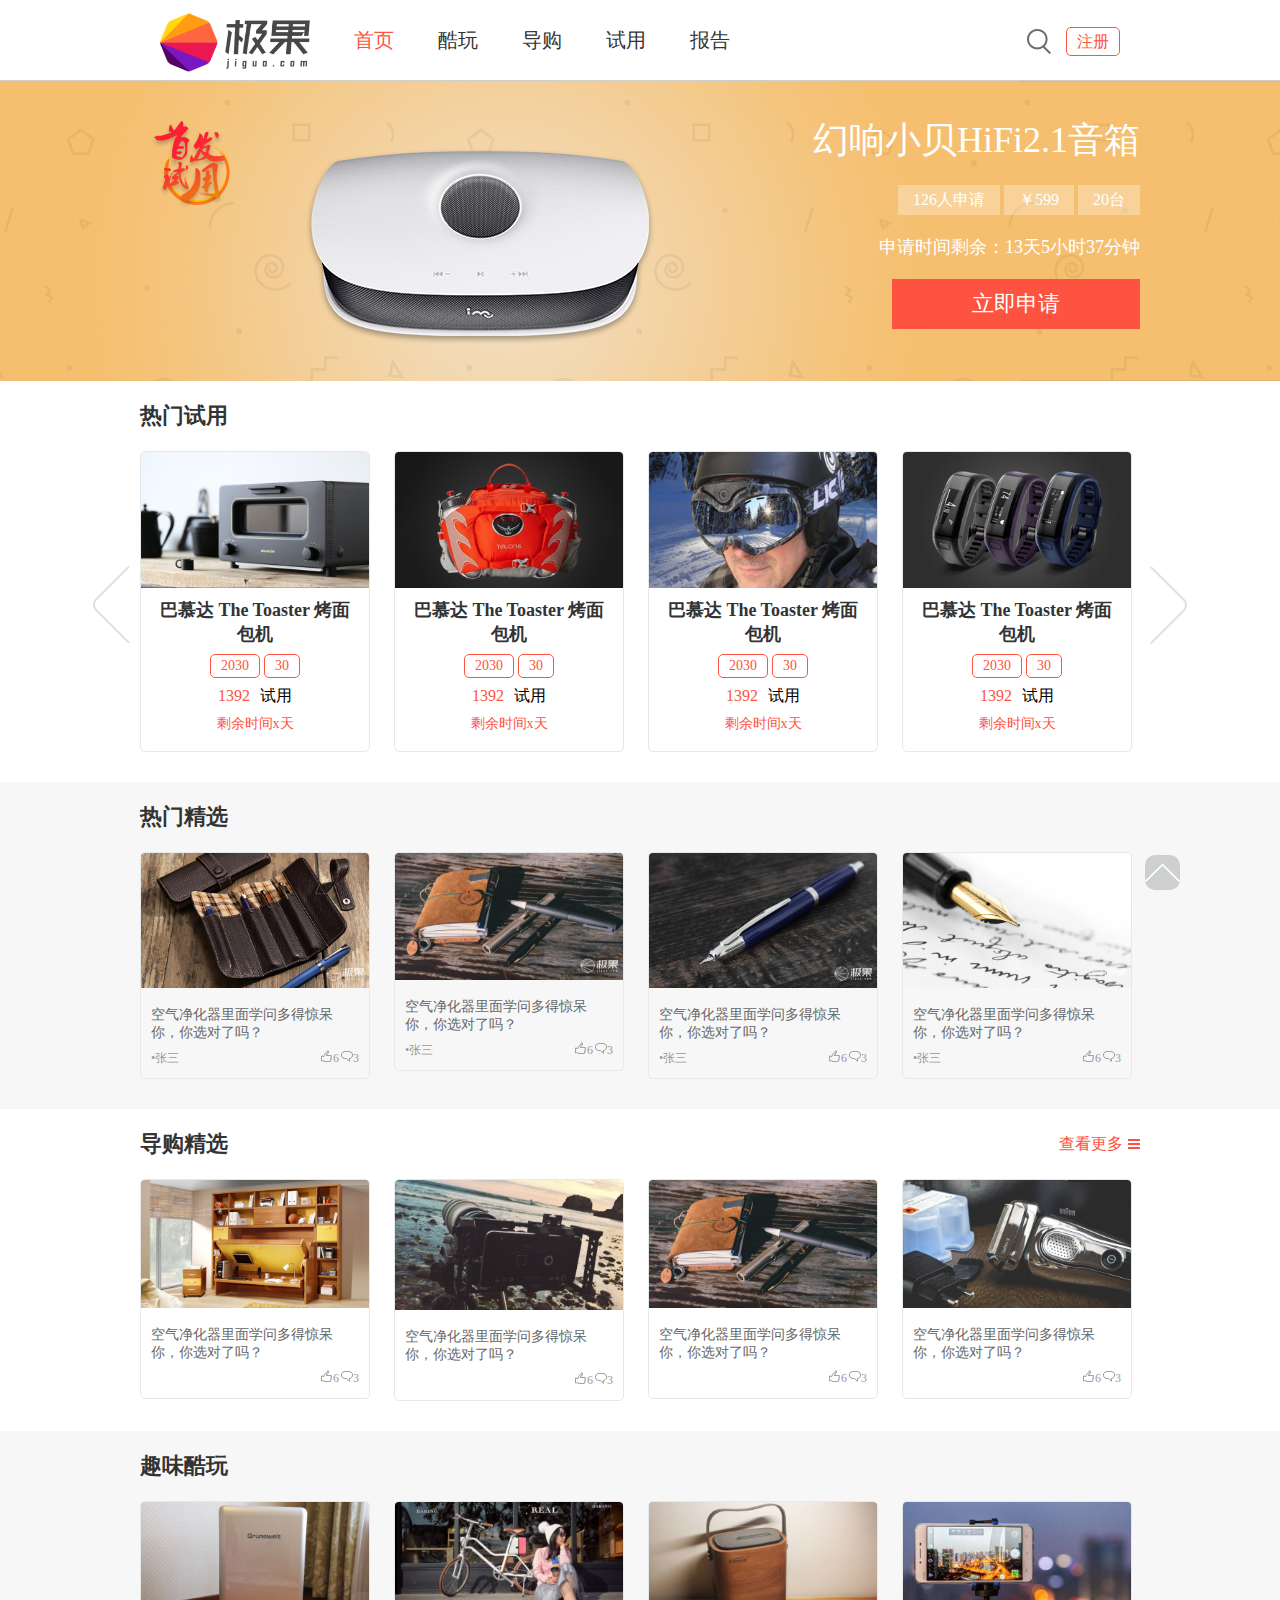
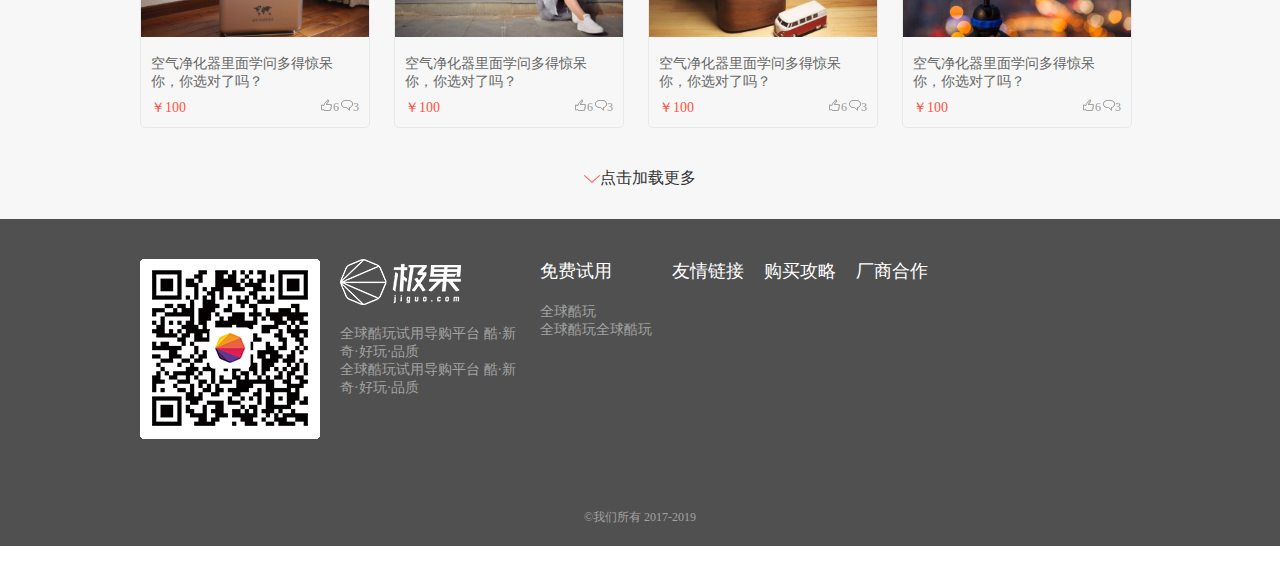
<file: index.html>
<!DOCTYPE html>
<html>

	<head>
		<meta charset="utf-8" />
		<title>jiguo-index</title>
		<link rel="stylesheet" type="text/css" href="css/style.css" />

		<link rel="stylesheet" type="text/css" href="css/public.css" />
		<link rel="stylesheet" type="text/css" href="css/index.css" />
		<script type="text/javascript" src="js/jquery.min.js"></script>
		<script type="text/javascript" src="js/index.js"></script>
	</head>

	<body>
		<!--头部导航-->
		<header>
			<div class="h_con">
				<div class="h_body">
					<ul>
						<li class="logo"><img src="img/logonew.png" /></li>
						<li class="active">
							<a href="">首页</a>
						</li>
						<li>
							<a href="kuwan">酷玩</a>
						</li>
						<li>
							<a href="">导购</a>
						</li>
						<li>
							<a href="">试用</a>
						</li>
						<li>
							<a href="">报告</a>
						</li>
						<li class="link">
							<a href=""></a>
							<a href="register.html">注册</a>
						</li>
					</ul>
				</div>
			</div>
		</header>
		<!--主体-->
		<section>
			<div class="banner_con">
				<div class="banner_body">
					<div class="b_d_content">
						<h2>幻响小贝HiFi2.1音箱</h2>
						<div>
							<span>126人申请</span>
							<span>￥599</span>
							<span>20台</span>
						</div>
						<p class="time">申请时间剩余：13天5小时37分钟</p>
						<p class="btn_apply">
							<a href="">立即申请</a>
						</p>
					</div>
				</div>
			</div>
		</section>
		<!--
        	作者：offline
        	时间：2017-10-31
        	描述：滚动图片
        -->
		<section>
			<div class="g_con">
				<div class="g_body">

					<h2>热门试用</h2>
					<div class="ul_wrap">
						<div class="ul_con clearfix">
							<ul class="clearfix">
								<li>
									<img src="img/hot1.jpg" />
									<div>
										<h3>巴慕达 The Toaster 烤面包机</h3>
										<p class="num">
											<a href="">2030</a>
											<a href="">30</a>
										</p>
										<p class="shiyong"><span>1392</span>试用</p>
										<p class="time">剩余时间x天</p>
									</div>
								</li>
								<li>
									<img src="img/hot2.jpg" />
									<div>
										<h3>巴慕达 The Toaster 烤面包机</h3>
										<p class="num">
											<a href="">2030</a>
											<a href="">30</a>
										</p>
										<p class="shiyong"><span>1392</span>试用</p>
										<p class="time">剩余时间x天</p>
									</div>
								</li>
								<li>
									<img src="img/hot3.jpg" />
									<div>
										<h3>巴慕达 The Toaster 烤面包机</h3>
										<p class="num">
											<a href="">2030</a>
											<a href="">30</a>
										</p>
										<p class="shiyong"><span>1392</span>试用</p>
										<p class="time">剩余时间x天</p>
									</div>
								</li>
								<li>
									<img src="img/hot4.jpg" />
									<div>
										<h3>巴慕达 The Toaster 烤面包机</h3>
										<p class="num">
											<a href="">2030</a>
											<a href="">30</a>
										</p>
										<p class="shiyong"><span>1392</span>试用</p>
										<p class="time">剩余时间x天</p>
									</div>
								</li>
							</ul>
							<ul class="clearfix">
								<li>
									<img src="img/hot1.jpg" />
									<div>
										<h3>巴慕达 The Toaster 烤面包机</h3>
										<p class="num">
											<a href="">2030</a>
											<a href="">30</a>
										</p>
										<p class="shiyong"><span>1392</span>试用</p>
										<p class="time">剩余时间x天</p>
									</div>
								</li>
								<li>
									<img src="img/hot2.jpg" />
									<div>
										<h3>巴慕达 The Toaster 烤面包机</h3>
										<p class="num">
											<a href="">2030</a>
											<a href="">30</a>
										</p>
										<p class="shiyong"><span>1392</span>试用</p>
										<p class="time">剩余时间x天</p>
									</div>
								</li>
								<li>
									<img src="img/hot3.jpg" />
									<div>
										<h3>巴慕达 The Toaster 烤面包机</h3>
										<p class="num">
											<a href="">2030</a>
											<a href="">30</a>
										</p>
										<p class="shiyong"><span>1392</span>试用</p>
										<p class="time">剩余时间x天</p>
									</div>
								</li>
								<li>
									<img src="img/hot4.jpg" />
									<div>
										<h3>巴慕达 The Toaster 烤面包机</h3>
										<p class="num">
											<a href="">2030</a>
											<a href="">30</a>
										</p>
										<p class="shiyong"><span>1392</span>试用</p>
										<p class="time">剩余时间x天</p>
									</div>
								</li>
							</ul>

						</div>
					</div>
					<div class="page">
						<a href="javascript:;"></a>
						<a href="javascript:;"></a>
					</div>
				</div>
		</section>

		<section>
			<div class="g_con g_con_gb">
				<div class="g_body">
					<h2>热门精选</h2>
					<ul class="clearfix">
						<li>
							<img src="img/detail1.jpg" />
							<div>
								<p class="desc">空气净化器里面学问多得惊呆你，你选对了吗？</p>
								<p class="info">
									<span class="name">&bull;张三</span>
									<span><i class="zan"></i>6</span>
									<span><i class="msg"></i>3</span>
								</p>
							</div>
						</li>
						<li>
							<img src="img/detail2.jpg" />
							<div>
								<p class="desc">空气净化器里面学问多得惊呆你，你选对了吗？</p>
								<p class="info">
									<span class="name">&bull;张三</span>
									<span><i class="zan"></i>6</span>
									<span><i class="msg"></i>3</span>
								</p>
							</div>
						</li>
						<li>
							<img src="img/detail3.jpg" />
							<div>
								<p class="desc">空气净化器里面学问多得惊呆你，你选对了吗？</p>
								<p class="info">
									<span class="name">&bull;张三</span>
									<span><i class="zan"></i>6</span>
									<span><i class="msg"></i>3</span>
								</p>
							</div>
						</li>
						<li>
							<img src="img/detail4.jpg" />
							<div>
								<p class="desc">空气净化器里面学问多得惊呆你，你选对了吗？</p>
								<p class="info">
									<span class="name">&bull;张三</span>
									<span><i class="zan"></i>6</span>
									<span><i class="msg"></i>3</span>
								</p>
							</div>
						</li>
					</ul>

				</div>
			</div>
		</section>

		<section>
			<div class="g_con">
				<div class="g_body">
					<h2>导购精选<div class="more">
						<a href="">查看更多</a>
						<a href=""></a>
					</div></h2>
					<ul class="clearfix">
						<li>
							<img src="img/g1.jpg" />
							<div>
								<p class="desc">空气净化器里面学问多得惊呆你，你选对了吗？</p>
								<p class="info">
									<span class="name"></span>
									<span><i class="zan"></i>6</span>
									<span><i class="msg"></i>3</span>
								</p>
							</div>
						</li>
						<li>
							<img src="img/g2.jpg" />
							<div>
								<p class="desc">空气净化器里面学问多得惊呆你，你选对了吗？</p>
								<p class="info">
									<span class="name"></span>
									<span><i class="zan"></i>6</span>
									<span><i class="msg"></i>3</span>
								</p>
							</div>
						</li>
						<li>
							<img src="img/g3.jpg" />
							<div>
								<p class="desc">空气净化器里面学问多得惊呆你，你选对了吗？</p>
								<p class="info">
									<span class="name"></span>
									<span><i class="zan"></i>6</span>
									<span><i class="msg"></i>3</span>
								</p>
							</div>
						</li>
						<li>
							<img src="img/g4.jpg" />
							<div>
								<p class="desc">空气净化器里面学问多得惊呆你，你选对了吗？</p>
								<p class="info">
									<span class="name"></span>
									<span><i class="zan"></i>6</span>
									<span><i class="msg"></i>3</span>
								</p>
							</div>
						</li>
					</ul>
				</div>
			</div>
			</div>
		</section>

		<section>
			<div class="g_con g_con_gb">
				<div class="g_body">
					<h2>趣味酷玩</h2>
					<ul class="clearfix">
						<li>
							<img src="img/re1.jpg" />
							<div>
								<p class="desc">空气净化器里面学问多得惊呆你，你选对了吗？</p>
								<p class="info">
									<span class="price">￥100</span>
									<span><i class="zan"></i>6</span>
									<span><i class="msg"></i>3</span>
								</p>
							</div>
						</li>
						<li>
							<img src="img/re2.jpg" />
							<div>
								<p class="desc">空气净化器里面学问多得惊呆你，你选对了吗？</p>
								<p class="info">
									<span class="price">￥100</span>
									<span><i class="zan"></i>6</span>
									<span><i class="msg"></i>3</span>
								</p>
							</div>
						</li>
						<li>
							<img src="img/re3.jpg" />
							<div>
								<p class="desc">空气净化器里面学问多得惊呆你，你选对了吗？</p>
								<p class="info">
									<span class="price">￥100</span>
									<span><i class="zan"></i>6</span>
									<span><i class="msg"></i>3</span>
								</p>
							</div>
						</li>
						<li>
							<img src="img/re4.jpg" />
							<div>
								<p class="desc">空气净化器里面学问多得惊呆你，你选对了吗？</p>
								<p class="info">
									<span class="price">￥100</span>
									<span><i class="zan"></i>6</span>
									<span><i class="msg"></i>3</span>
								</p>
							</div>
						</li>
					</ul>

				</div>
			</div>
		</section>

		<section>
			<div class="load_more">
				<a href=""><span></span>点击加载更多</a>

			</div>

		</section>

		<!--主体-->
		<!--底部-->
		<footer>
			<div class="f_con">
				<div class="f_body clearfix">
					<div class="qrcode">
						<img src="img/code.png" />
					</div>
					<ul>
						<li><img src="img/logoImg.jpg" /></li>
						<li>
							<p>全球酷玩试用导购平台 酷·新奇·好玩·品质</p>
							<p>全球酷玩试用导购平台 酷·新奇·好玩·品质</p>
						</li>
					</ul>
					<ul>
						<li>免费试用</li>
						<li>
							<p>全球酷玩</p>
							<p>全球酷玩全球酷玩</p>
						</li>
					</ul>
					<ul>
						<li>友情链接</li>
					</ul>
					<ul>
						<li>购买攻略</li>
					</ul>
					<ul>
						<li>厂商合作</li>
					</ul>
					<div class="c_right">
						&copy;我们所有 2017-2019
					</div>
				</div>
			</div>
		</footer>

		<!--返回底部-->
		<div class="back_top"></div>
	</body>

</html>
</file>
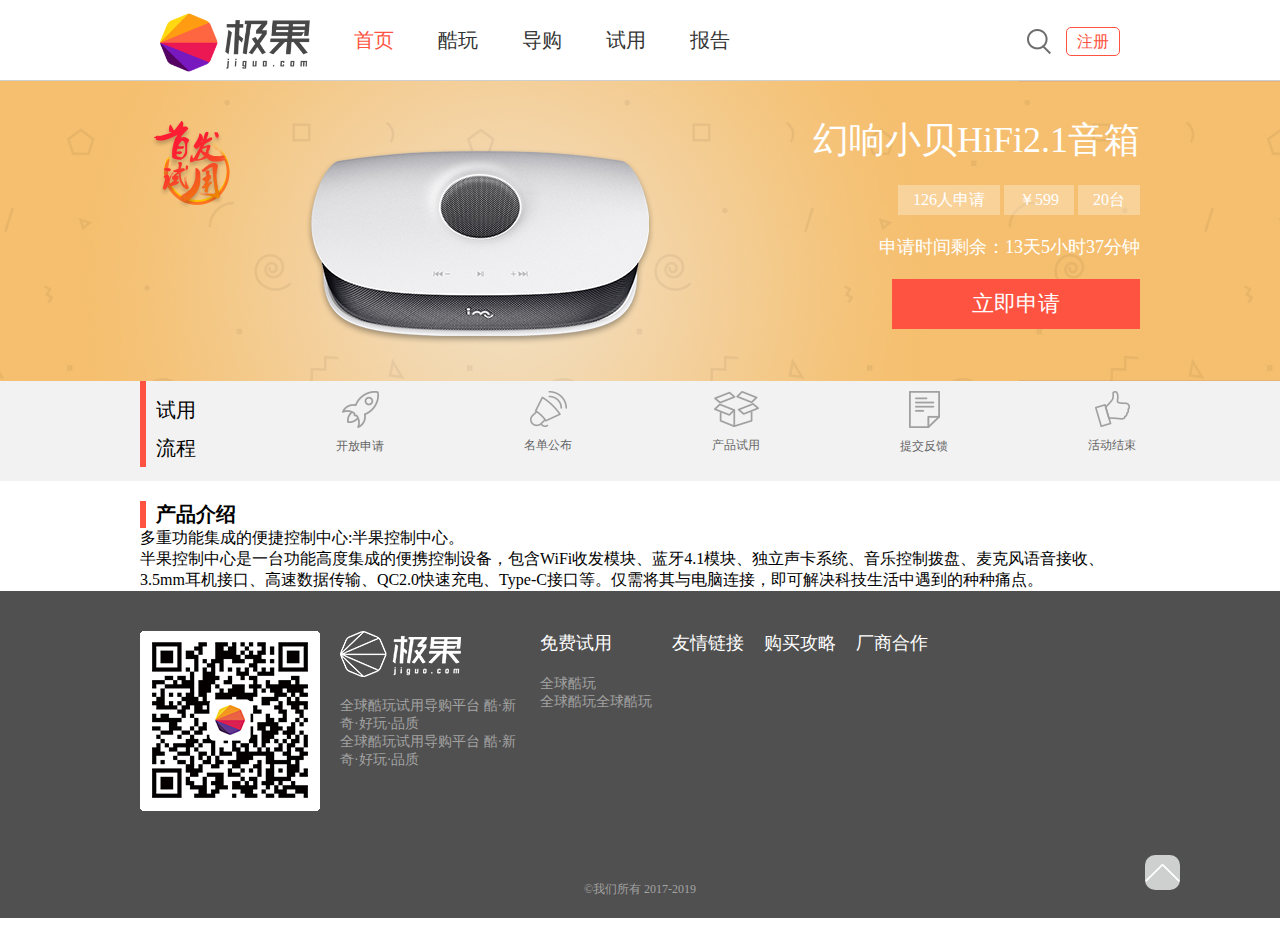
<file: details.html>
<!DOCTYPE html>
<html>

	<head>
		<meta charset="utf-8" />
		<title>jiguo-index</title>
		<link rel="stylesheet" type="text/css" href="css/style.css" />
        <link rel="stylesheet" type="text/css" href="css/details.css" />
		<link rel="stylesheet" type="text/css" href="css/public.css" />
		<link rel="stylesheet" type="text/css" href="css/index.css" />
	</head>

	<body>
		<!--头部导航-->
		<header>
			<div class="h_con">
				<div class="h_body">
					<ul>
						<li class="logo"><img src="img/logonew.png" /></li>
						<li class="active">
							<a href="">首页</a>
						</li>
						<li>
							<a href="kuwan">酷玩</a>
						</li>
						<li>
							<a href="">导购</a>
						</li>
						<li>
							<a href="">试用</a>
						</li>
						<li>
							<a href="">报告</a>
						</li>
						<li class="link">
							<a href=""></a>
							<a href="register.html">注册</a>
						</li>
					</ul>
				</div>
			</div>
		</header>
		<section>
			<div class="banner_con">
				<div class="banner_body">
					<div class="b_d_content">
						<h2>幻响小贝HiFi2.1音箱</h2>
						<div>
							<span>126人申请</span>
							<span>￥599</span>
							<span>20台</span>
						</div>
						<p class="time">申请时间剩余：13天5小时37分钟</p>
						<p class="btn_apply">
							<a href="">立即申请</a>
						</p>
					</div>
				</div>
			</div>
		</section>
		<!--主体-->
	<section>
	<div class="t_con">
	<div class="t_body">
		<div class="t_content">
			<p class>试用</p>
		<p class>流程</p>
		</div>
		
		<ul>
			<li><img src="img/icon/use1.png"/><p>开放申请</p></li>
			<li><img src="img/icon/use2.png"/><p>名单公布</p></li>
			<li><img src="img/icon/use3.png"/><p>产品试用</p></li>
			<li><img src="img/icon/use4.png"/><p>提交反馈</p></li>
			<li><img src="img/icon/use5.png"/><p>活动结束</p></li>
			
		</ul>
	</div>
	</div>
   		
		
	</section>
	<section>
		<div class="d_con">
			<div class="d_body">
				<h1>产品介绍</h1>
			<div class="text">
				<p>多重功能集成的便捷控制中心:半果控制中心。</p>
				<p>半果控制中心是一台功能高度集成的便携控制设备，包含WiFi收发模块、蓝牙4.1模块、独立声卡系统、音乐控制拨盘、麦克风语音接收、3.5mm耳机接口、高速数据传输、QC2.0快速充电、Type-C接口等。仅需将其与电脑连接，即可解决科技生活中遇到的种种痛点。</p>
				
			</div>
				
				
			</div>
			
			
		</div>
		
	</section>
		
		<!--主体-->
		<!--底部-->
		<footer>
			<div class="f_con">
				<div class="f_body clearfix">
					<div class="qrcode">
						<img src="img/code.png" />
					</div>
					<ul>
						<li><img src="img/logoImg.jpg" /></li>
						<li>
							<p>全球酷玩试用导购平台 酷·新奇·好玩·品质</p>
							<p>全球酷玩试用导购平台 酷·新奇·好玩·品质</p>
						</li>
					</ul>
					<ul>
						<li>免费试用</li>
						<li>
							<p>全球酷玩</p>
							<p>全球酷玩全球酷玩</p>
						</li>
					</ul>
					<ul>
						<li>友情链接</li>
					</ul>
					<ul>
						<li>购买攻略</li>
					</ul>
					<ul>
						<li>厂商合作</li>
					</ul>
					<div class="c_right">
						&copy;我们所有 2017-2019
					</div>
				</div>
			</div>
		</footer>
	

	<!--返回底部-->
	<div class="back_top" ></div>
	</body>

</html>
</file>
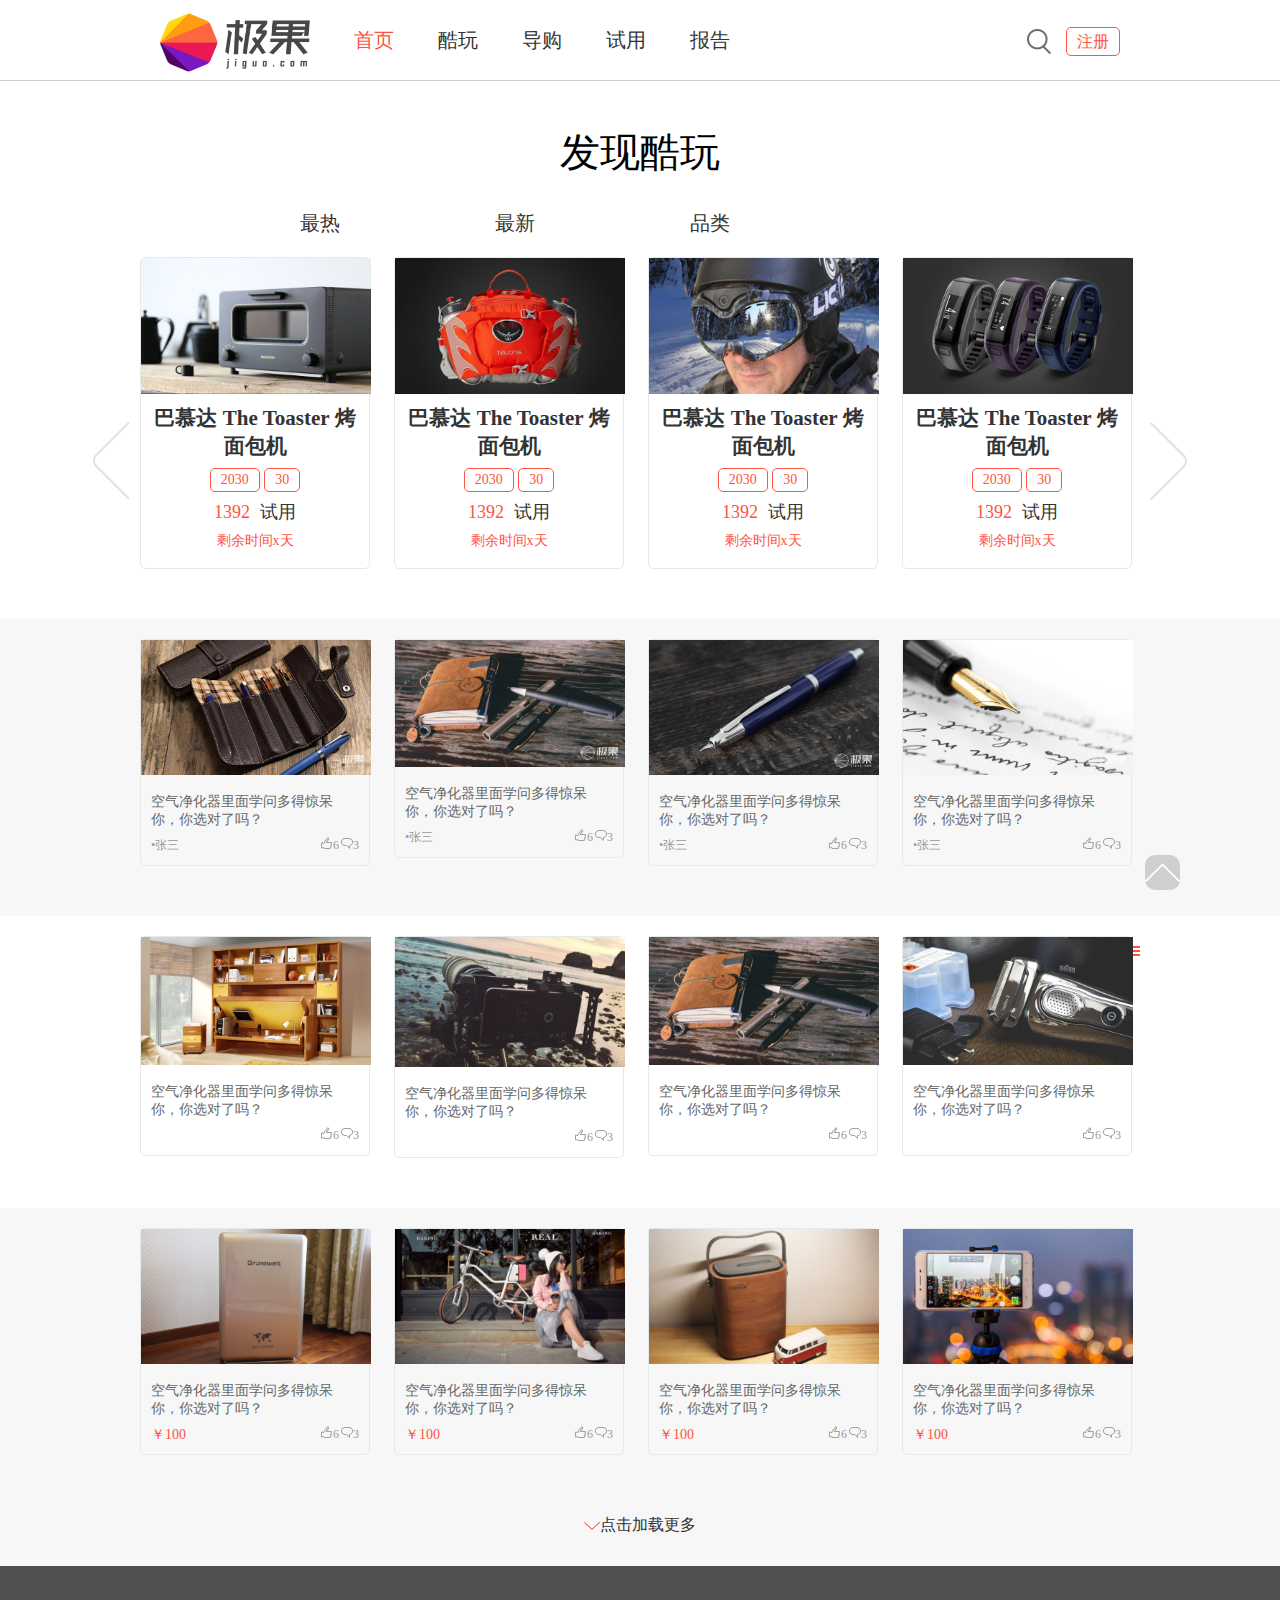
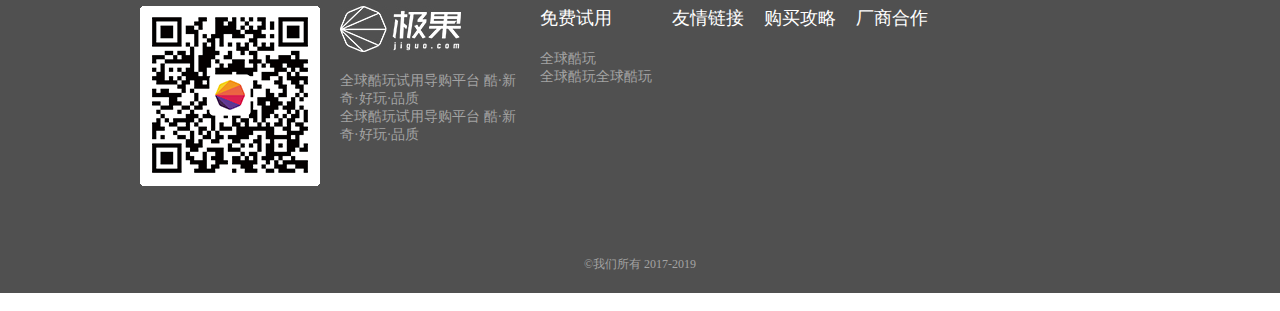
<file: kuwan.html>
<!DOCTYPE html>
<html>

	<head>
		<meta charset="utf-8" />
		<title>jiguo-index</title>
		<link rel="stylesheet" type="text/css" href="css/style.css" />

		<link rel="stylesheet" type="text/css" href="css/public.css" />
		<link rel="stylesheet" type="text/css" href="css/kuwan.css" />
	</head>

	<body>
		<header>
			<div class="h_con">
				<div class="h_body">
					<ul>
						<li class="logo"><img src="img/logonew.png" /></li>
						<li class="active">
							<a href="">首页</a>
						</li>
						<li>
							<a href="kuwan">酷玩</a>
						</li>
						<li>
							<a href="">导购</a>
						</li>
						<li>
							<a href="">试用</a>
						</li>
						<li>
							<a href="">报告</a>
						</li>
						<li class="link">
							<a href=""></a>
							<a href="register.html">注册</a>
						</li>
					</ul>
				</div>
			</div>
		</header>
		<div class="k_top">
		<!--头部导航-->
		<h2>发现酷玩</h2>
		
		<nav class="k_body">
			
			<a href="">最热</a>
			
			
				<a href="">最新</a>
			
			
				<a href="">品类</a>
			
		</nav>
		<!--主体-->
		
		<section>
			<div class="g_con">
				<div class="g_body">
				
					<ul class="clearfix">
						<li>
							<img src="img/hot1.jpg" />
							<div>
								<h3>巴慕达 The Toaster 烤面包机</h3>
								<p class="num">
									<a href="">2030</a>
									<a href="">30</a>
								</p>
								<p class="shiyong"><span>1392</span>试用</p>
								<p class="time">剩余时间x天</p>
							</div>
						</li>
						<li>
							<img src="img/hot2.jpg" />
							<div>
								<h3>巴慕达 The Toaster 烤面包机</h3>
								<p class="num">
									<a href="">2030</a>
									<a href="">30</a>
								</p>
								<p class="shiyong"><span>1392</span>试用</p>
								<p class="time">剩余时间x天</p>
							</div>
						</li>
						<li>
							<img src="img/hot3.jpg" />
							<div>
								<h3>巴慕达 The Toaster 烤面包机</h3>
								<p class="num">
									<a href="">2030</a>
									<a href="">30</a>
								</p>
								<p class="shiyong"><span>1392</span>试用</p>
								<p class="time">剩余时间x天</p>
							</div>
						</li>
						<li>
							<img src="img/hot4.jpg" />
							<div>
								<h3>巴慕达 The Toaster 烤面包机</h3>
								<p class="num">
									<a href="">2030</a>
									<a href="">30</a>
								</p>
								<p class="shiyong"><span>1392</span>试用</p>
								<p class="time">剩余时间x天</p>
							</div>
						</li>
					</ul>
					<div class="page">
						<a href=""></a>
						<a href=""></a>
					</div>
				</div>
			</div>
		</section>

		<section>
			<div class="g_con g_con_gb">
				<div class="g_body">
					
					<ul class="clearfix">
						<li>
							<img src="img/detail1.jpg" />
							<div>
								<p class="desc">空气净化器里面学问多得惊呆你，你选对了吗？</p>
								<p class="info">
									<span class="name">&bull;张三</span>
									<span><i class="zan"></i>6</span>
									<span><i class="msg"></i>3</span>
								</p>
							</div>
						</li>
						<li>
							<img src="img/detail2.jpg" />
							<div>
								<p class="desc">空气净化器里面学问多得惊呆你，你选对了吗？</p>
								<p class="info">
									<span class="name">&bull;张三</span>
									<span><i class="zan"></i>6</span>
									<span><i class="msg"></i>3</span>
								</p>
							</div>
						</li>
						<li>
							<img src="img/detail3.jpg" />
							<div>
								<p class="desc">空气净化器里面学问多得惊呆你，你选对了吗？</p>
								<p class="info">
									<span class="name">&bull;张三</span>
									<span><i class="zan"></i>6</span>
									<span><i class="msg"></i>3</span>
								</p>
							</div>
						</li>
						<li>
							<img src="img/detail4.jpg" />
							<div>
								<p class="desc">空气净化器里面学问多得惊呆你，你选对了吗？</p>
								<p class="info">
									<span class="name">&bull;张三</span>
									<span><i class="zan"></i>6</span>
									<span><i class="msg"></i>3</span>
								</p>
							</div>
						</li>
					</ul>

				</div>
			</div>
		</section>

		<section>
			<div class="g_con">
				<div class="g_body">
					<div class="more">
						<a href="">查看更多</a>
						<a href=""></a>
					</div>
					<ul class="clearfix">
						<li>
							<img src="img/g1.jpg" />
							<div>
								<p class="desc">空气净化器里面学问多得惊呆你，你选对了吗？</p>
								<p class="info">
									<span class="name"></span>
									<span><i class="zan"></i>6</span>
									<span><i class="msg"></i>3</span>
								</p>
							</div>
						</li>
						<li>
							<img src="img/g2.jpg" />
							<div>
								<p class="desc">空气净化器里面学问多得惊呆你，你选对了吗？</p>
								<p class="info">
									<span class="name"></span>
									<span><i class="zan"></i>6</span>
									<span><i class="msg"></i>3</span>
								</p>
							</div>
						</li>
						<li>
							<img src="img/g3.jpg" />
							<div>
								<p class="desc">空气净化器里面学问多得惊呆你，你选对了吗？</p>
								<p class="info">
									<span class="name"></span>
									<span><i class="zan"></i>6</span>
									<span><i class="msg"></i>3</span>
								</p>
							</div>
						</li>
						<li>
							<img src="img/g4.jpg" />
							<div>
								<p class="desc">空气净化器里面学问多得惊呆你，你选对了吗？</p>
								<p class="info">
									<span class="name"></span>
									<span><i class="zan"></i>6</span>
									<span><i class="msg"></i>3</span>
								</p>
							</div>
						</li>
					</ul>

				</div>
			</div>
		</section>
		
		
		<section>
			<div class="g_con g_con_gb">
				<div class="g_body">
				
					<ul class="clearfix">
						<li>
							<img src="img/re1.jpg" />
							<div>
								<p class="desc">空气净化器里面学问多得惊呆你，你选对了吗？</p>
								<p class="info">
									<span class="price">￥100</span>
									<span><i class="zan"></i>6</span>
									<span><i class="msg"></i>3</span>
								</p>
							</div>
						</li>
						<li>
							<img src="img/re2.jpg" />
							<div>
								<p class="desc">空气净化器里面学问多得惊呆你，你选对了吗？</p>
								<p class="info">
									<span class="price">￥100</span>
									<span><i class="zan"></i>6</span>
									<span><i class="msg"></i>3</span>
								</p>
							</div>
						</li>
						<li>
							<img src="img/re3.jpg" />
							<div>
								<p class="desc">空气净化器里面学问多得惊呆你，你选对了吗？</p>
								<p class="info">
									<span class="price">￥100</span>
									<span><i class="zan"></i>6</span>
									<span><i class="msg"></i>3</span>
								</p>
							</div>
						</li>
						<li>
							<img src="img/re4.jpg" />
							<div>
								<p class="desc">空气净化器里面学问多得惊呆你，你选对了吗？</p>
								<p class="info">
									<span class="price">￥100</span>
									<span><i class="zan"></i>6</span>
									<span><i class="msg"></i>3</span>
								</p>
							</div>
						</li>
					</ul>

				</div>
			</div>
		</section>
        

      <section>
      	<div class="load_more">
      	<a href=""><span></span>点击加载更多</a>
      	
      	</div>
      	
      </section>
		
		
		<!--主体-->
		<!--底部-->
		<footer>
			<div class="f_con">
				<div class="f_body clearfix">
					<div class="qrcode">
						<img src="img/code.png" />
					</div>
					<ul>
						<li><img src="img/logoImg.jpg" /></li>
						<li>
							<p>全球酷玩试用导购平台 酷·新奇·好玩·品质</p>
							<p>全球酷玩试用导购平台 酷·新奇·好玩·品质</p>
						</li>
					</ul>
					<ul>
						<li>免费试用</li>
						<li>
							<p>全球酷玩</p>
							<p>全球酷玩全球酷玩</p>
						</li>
					</ul>
					<ul>
						<li>友情链接</li>
					</ul>
					<ul>
						<li>购买攻略</li>
					</ul>
					<ul>
						<li>厂商合作</li>
					</ul>
					<div class="c_right">
						&copy;我们所有 2017-2019
					</div>
				</div>
			</div>
		</footer>
	

	<!--返回底部-->
	<div class="back_top" ></div>
	</body>

</html>
</file>
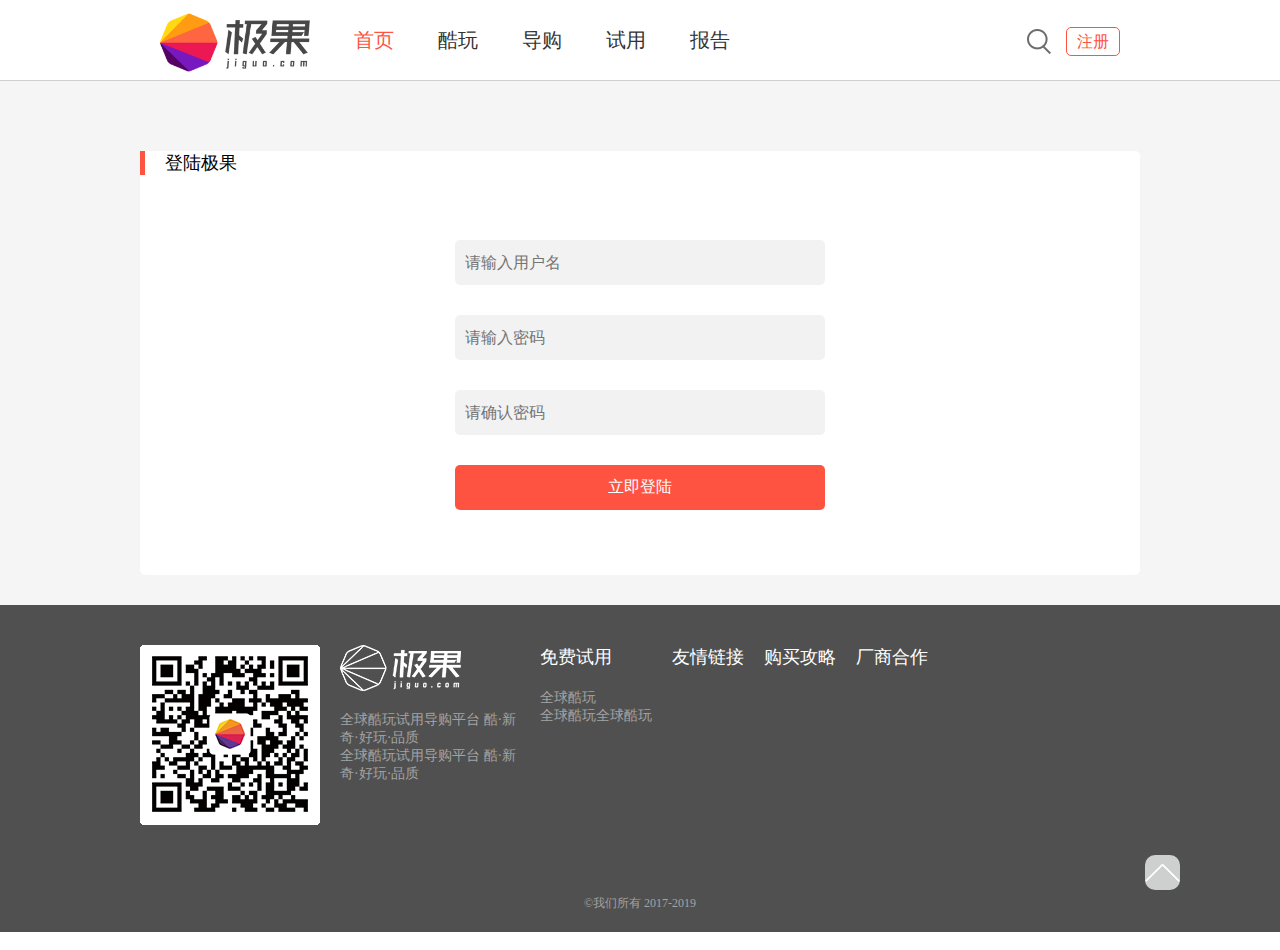
<file: login.html>
<!DOCTYPE html>
<html>

	<head>
		<meta charset="utf-8" />
		<title>login-index</title>
		<link rel="stylesheet" type="text/css" href="css/style.css" />

		<link rel="stylesheet" type="text/css" href="css/public.css" />
		<link rel="stylesheet" type="text/css" href="css/register.css" />
	</head>

	<body>
		<!--头部导航-->
		<header>
			<div class="h_con">
				<div class="h_body">
					<ul>
						<li class="logo"><img src="img/logonew.png" /></li>
						<li class="active">
							<a href="">首页</a>
						</li>
						<li>
							<a href="">酷玩</a>
						</li>
						<li>
							<a href="">导购</a>
						</li>
						<li>
							<a href="">试用</a>
						</li>
						<li>
							<a href="">报告</a>
						</li>
						<li class="link">
							<a href=""></a>
							<a href="">注册</a>
						</li>
					</ul>
				</div>
			</div>
		</header>
		<!--主体-->
		<section>
			<div class="reg_con">
				<div class="reg_body">
					<h2>登陆极果</h2>
					<form>
					
						<div class='ipt_con'>
							<input type="text" placeholder="请输入用户名" />

						</div>

						<div class='ipt_con'>
							<input type="password" placeholder="请输入密码" />

						</div>

						<div class='ipt_con'>
							<input type="password" placeholder="请确认密码" />

						</div>
						<div  class='ipt_con'>
							<button>
								立即登陆
							</button>
						</div>
					</form>
				</div>
			</div>

		</section>

		<!--主体-->
		<!--底部-->
		<footer>
			<div class="f_con">
				<div class="f_body clearfix">
					<div class="qrcode">
						<img src="img/code.png" />
					</div>
					<ul>
						<li><img src="img/logoImg.jpg" /></li>
						<li>
							<p>全球酷玩试用导购平台 酷·新奇·好玩·品质</p>
							<p>全球酷玩试用导购平台 酷·新奇·好玩·品质</p>
						</li>
					</ul>
					<ul>
						<li>免费试用</li>
						<li>
							<p>全球酷玩</p>
							<p>全球酷玩全球酷玩</p>
						</li>
					</ul>
					<ul>
						<li>友情链接</li>
					</ul>
					<ul>
						<li>购买攻略</li>
					</ul>
					<ul>
						<li>厂商合作</li>
					</ul>
					<div class="c_right">
						&copy;我们所有 2017-2019
					</div>
				</div>
			</div>
		</footer>

		<!--返回底部-->
		<div class="back_top"></div>
	</body>

</html>
</file>
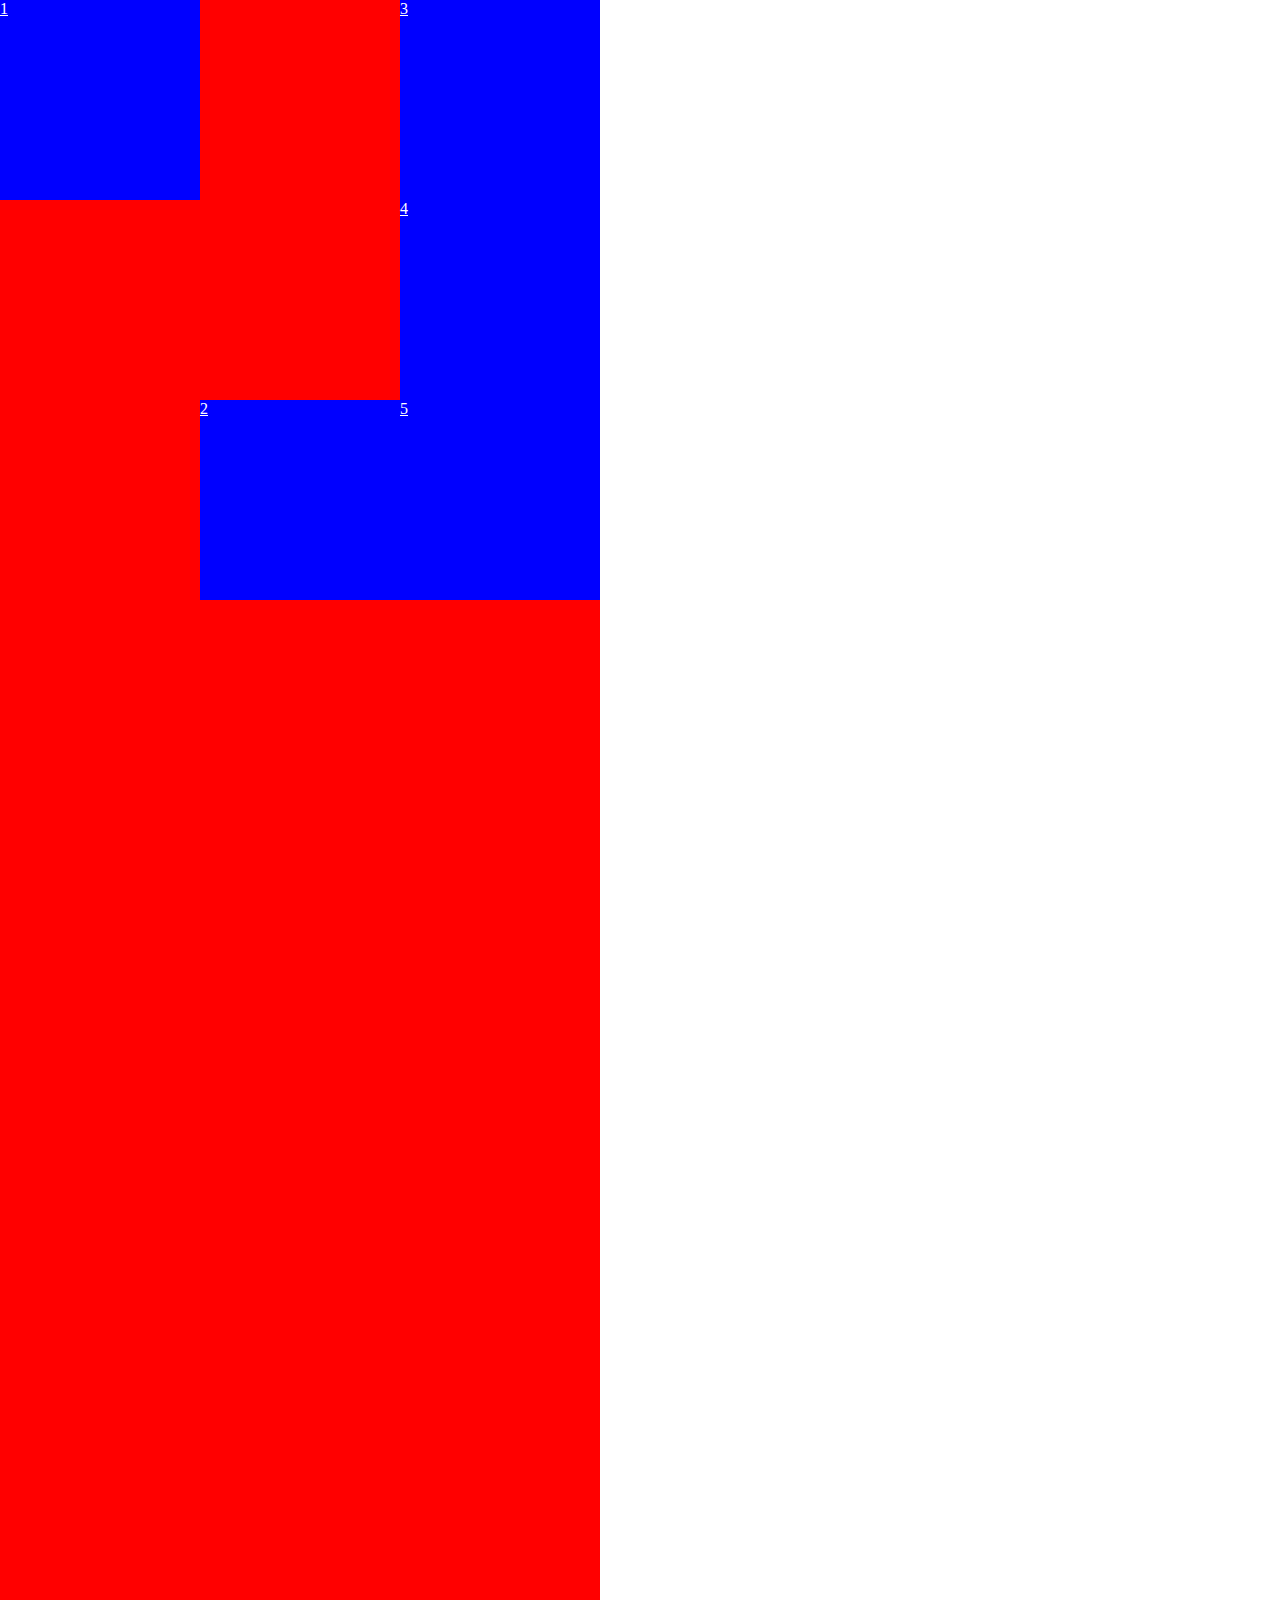
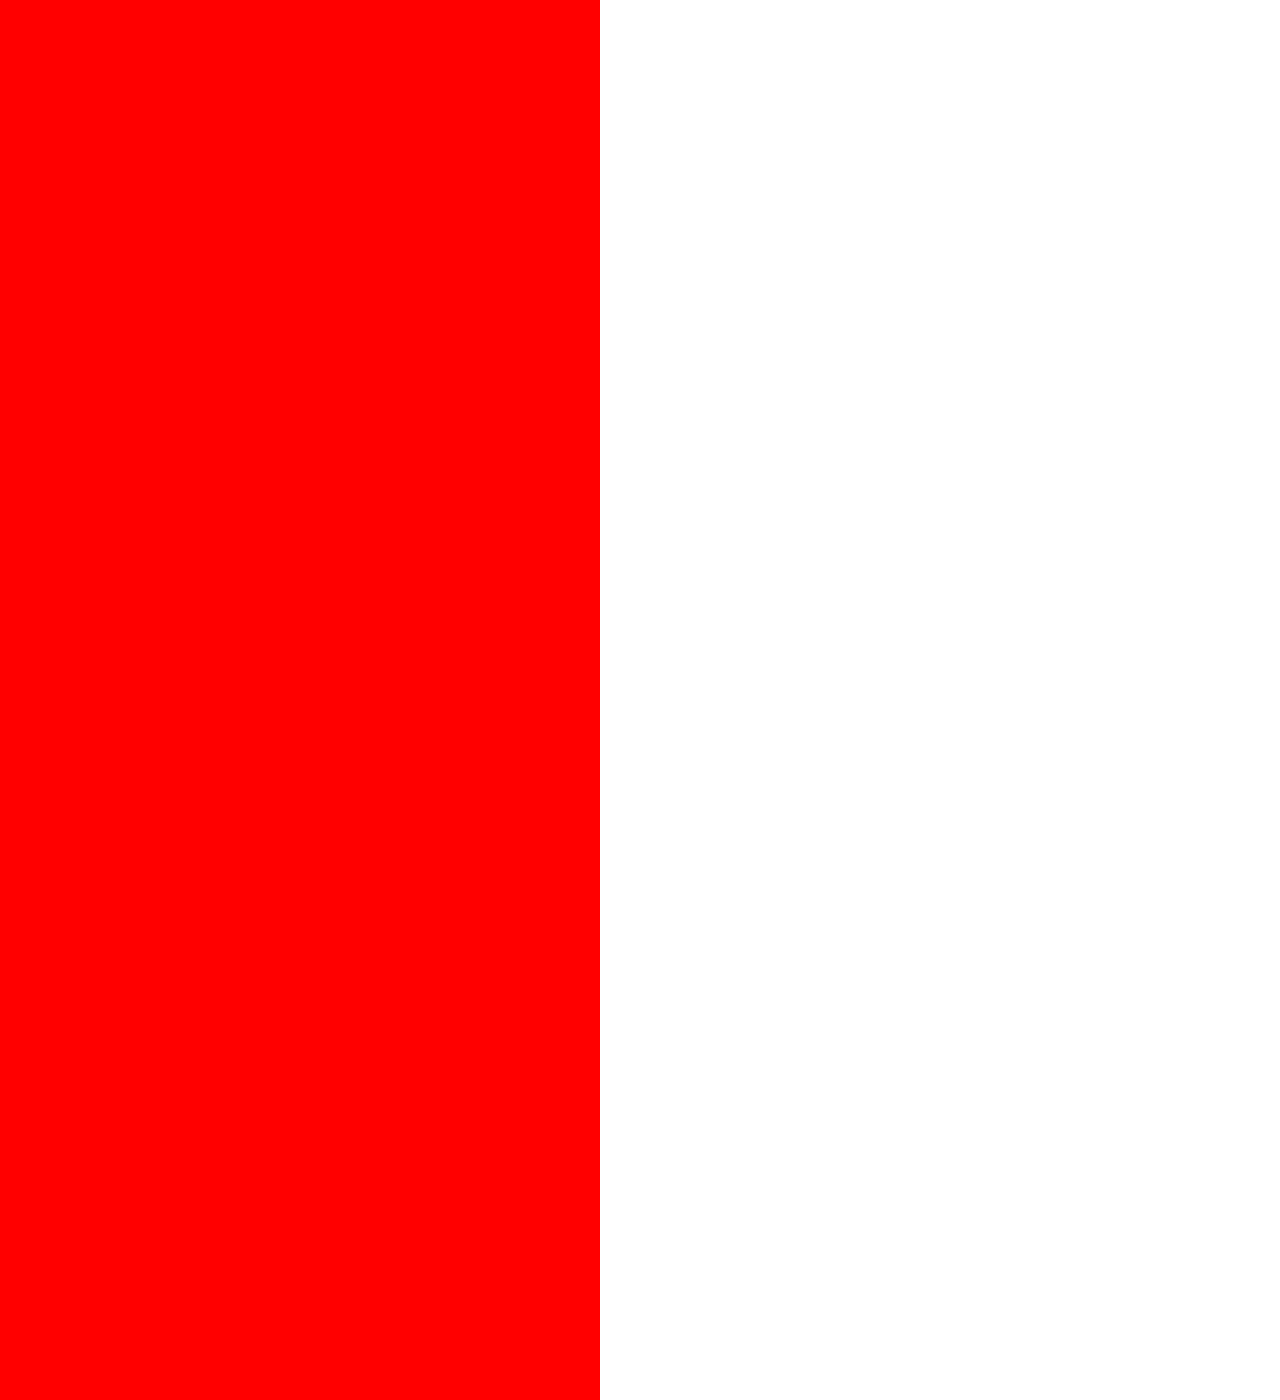
<file: new_file.html>
<!DOCTYPE html>
<html>

	<head>
		<meta charset="UTF-8">
		<title></title>
		<style type="text/css">
			*{
				margin: 0;
				padding: 0;
			}
			div{
				background: #FF0000;
				width: 600px;
				height: 3000px;
				position:absolute;
			}
			
			div a{
				display: inline-block;
				width: 200px;
				height: 200px;
				background: blue;
				color: #fff;
				float: left;
				position:relative;
			}div a:nth-child(2){
			    margin-top: 400px;
				
			}
			
			
			
			
			
			
			
			/**
			 * postion
			 * 标准文档流：从上到下，从左往右布局方式
			 * static:标准文档流布局，只能使用margin来偏移定位
			 * relative:标准文档流布局，可以使用margin和top,left,right,bottom来偏移定位
			 * absolute:脱离标准文档流布局(以父类非static，来进行定位，如果没有父元素为非static的定位，则基于浏览器进行布局)，
			 * 		可以使用margin和top,left,right,bottom来偏移定位
			 * fixed:脱离标准文档流,永远基于浏览器布局,可以使用margin和top,left,right,bottom来偏移定位
			 */
		</style>
	</head>

	<body>
		<div>
			<a href="">1</a>
			<a href="">2</a>
			<a href="">3</a>
			<a href="">4</a>
			<a href="">5</a>
		</div>
		<a href="">李会计阿斯顿发卡</a>
	</body>

</html>
</file>
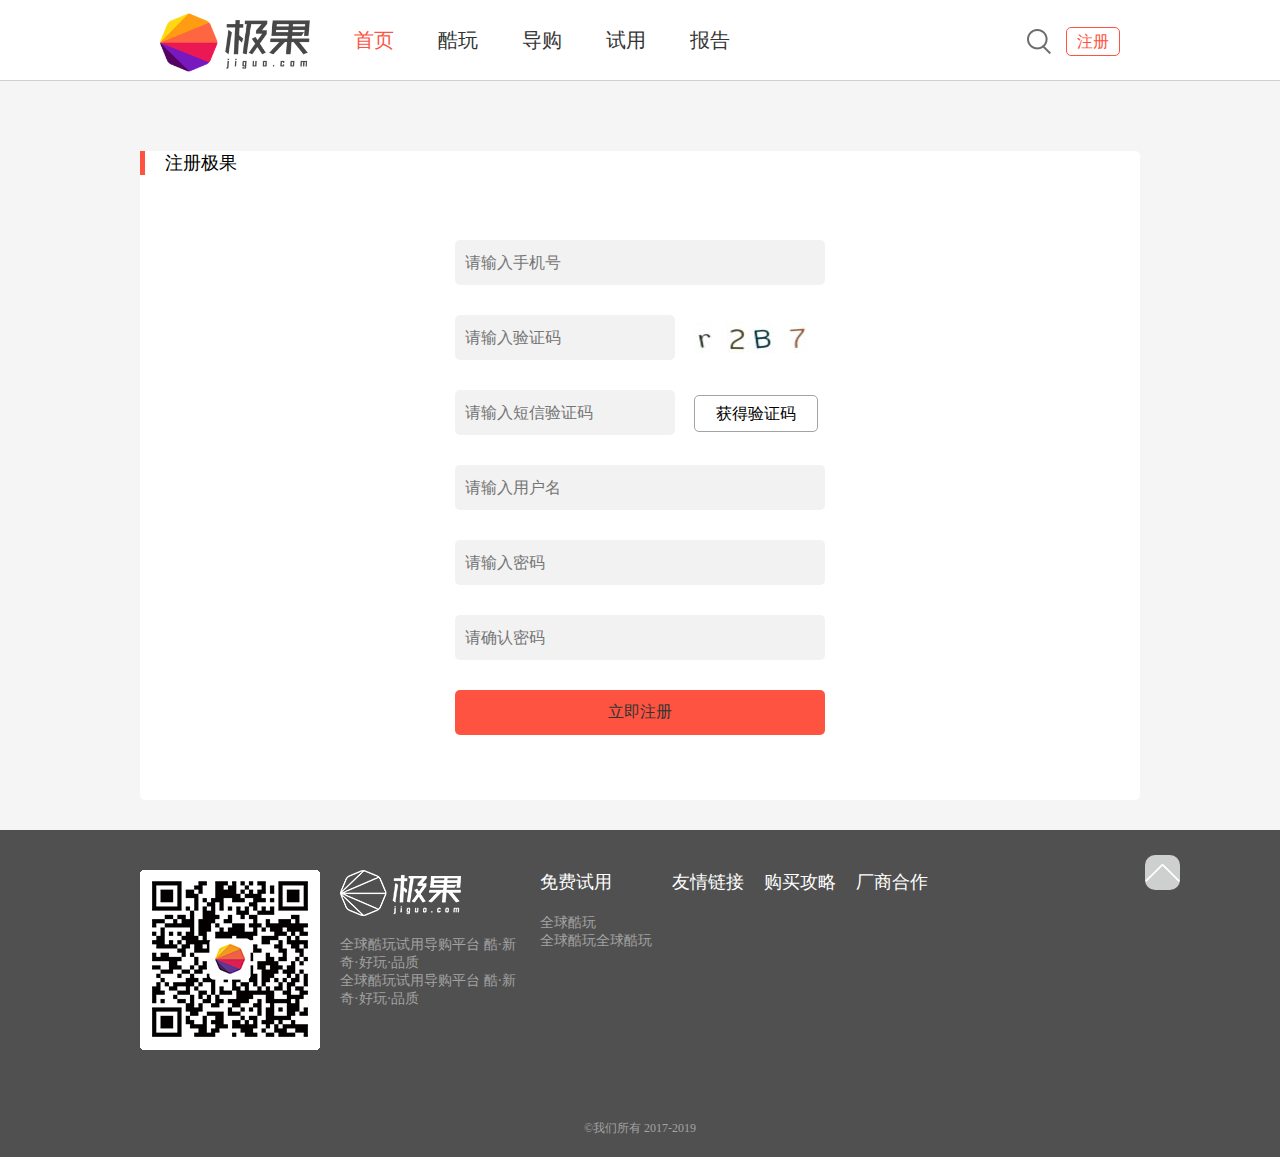
<file: register.html>
<!DOCTYPE html>
<html>

	<head>
		<meta charset="utf-8" />
		<title>register-index</title>
		<link rel="stylesheet" type="text/css" href="css/style.css" />

		<link rel="stylesheet" type="text/css" href="css/public.css" />
		<link rel="stylesheet" type="text/css" href="css/register.css" />
	</head>

	<body>
		<!--头部导航-->
		<header>
			<div class="h_con">
				<div class="h_body">
					<ul>
						<li class="logo"><img src="img/logonew.png" /></li>
						<li class="active">
							<a href="">首页</a>
						</li>
						<li>
							<a href="">酷玩</a>
						</li>
						<li>
							<a href="">导购</a>
						</li>
						<li>
							<a href="">试用</a>
						</li>
						<li>
							<a href="">报告</a>
						</li>
						<li class="link">
							<a href=""></a>
							<a href="">注册</a>
						</li>
					</ul>
				</div>
			</div>
		</header>
		<!--主体-->
		<section>
			<div class="reg_con">
				<div class="reg_body">
					<h2>注册极果</h2>
					<form>
						<div class='ipt_con'>
							<input type="text" placeholder="请输入手机号" />

						</div>

						<div class='ipt_con'>
							<input class="w_200" placeholder="请输入验证码" />
							<img class="img_code" src="img/imgCode.jpg" />
						</div>

						<div class='ipt_con'>
							<input class="w_200" placeholder="请输入短信验证码" />
							<span class="sms_code">获得验证码</span>
						</div>

						<div class='ipt_con'>
							<input type="text" placeholder="请输入用户名" />

						</div>

						<div class='ipt_con'>
							<input type="password" placeholder="请输入密码" />

						</div>

						<div class='ipt_con'>
							<input type="password" placeholder="请确认密码" />

						</div>
						<div  class='ipt_con'>
							<button ><a href="login.html">
								立即注册</a>
							</button>
						</div>
					</form>
				</div>
			</div>

		</section>

		<!--主体-->
		<!--底部-->
		<footer>
			<div class="f_con">
				<div class="f_body clearfix">
					<div class="qrcode">
						<img src="img/code.png" />
					</div>
					<ul>
						<li><img src="img/logoImg.jpg" /></li>
						<li>
							<p>全球酷玩试用导购平台 酷·新奇·好玩·品质</p>
							<p>全球酷玩试用导购平台 酷·新奇·好玩·品质</p>
						</li>
					</ul>
					<ul>
						<li>免费试用</li>
						<li>
							<p>全球酷玩</p>
							<p>全球酷玩全球酷玩</p>
						</li>
					</ul>
					<ul>
						<li>友情链接</li>
					</ul>
					<ul>
						<li>购买攻略</li>
					</ul>
					<ul>
						<li>厂商合作</li>
					</ul>
					<div class="c_right">
						&copy;我们所有 2017-2019
					</div>
				</div>
			</div>
		</footer>

		<!--返回底部-->
		<div class="back_top"></div>
	</body>

</html>
</file>
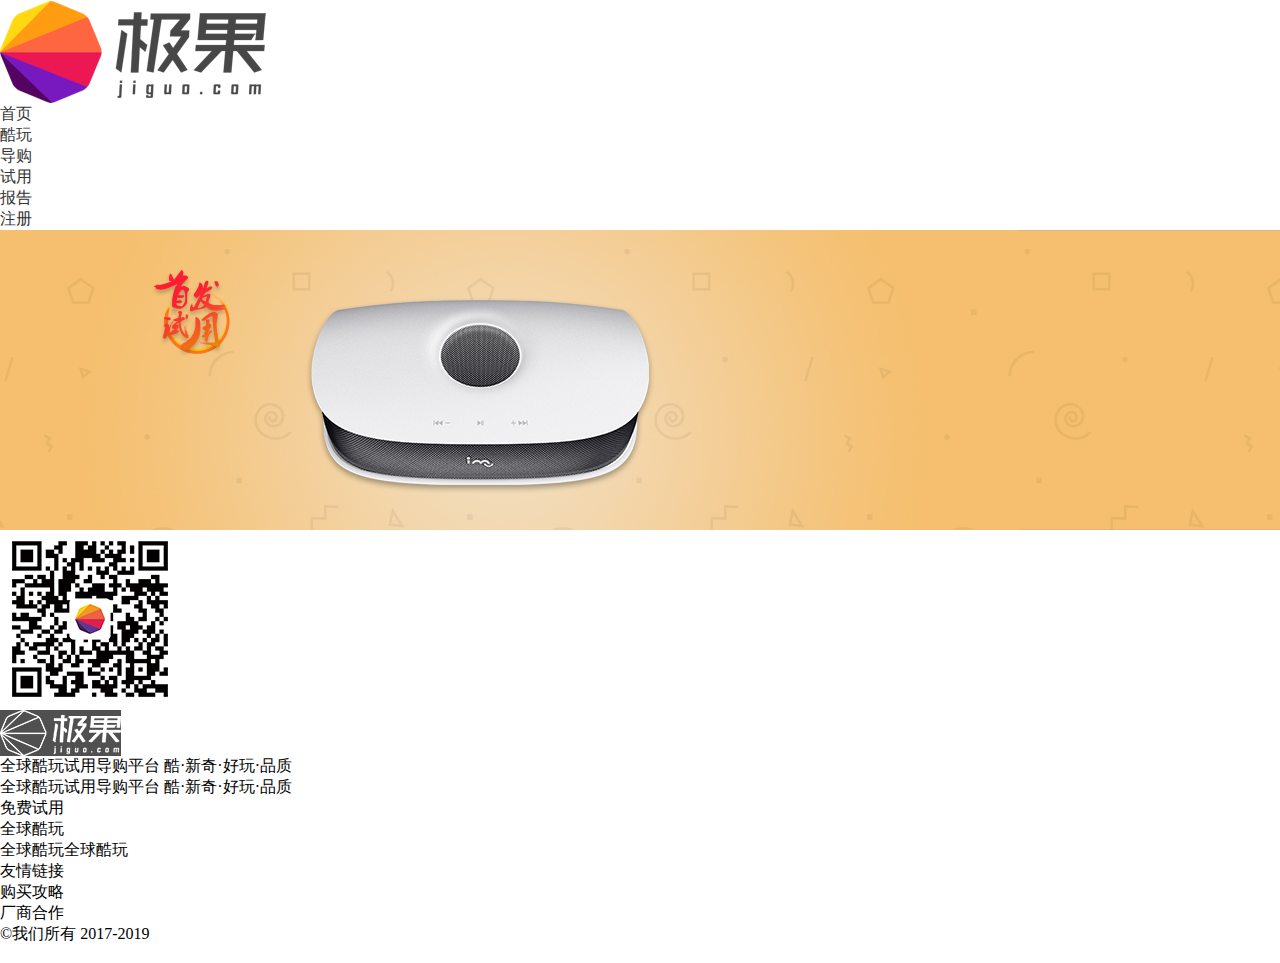
<file: 复制 index.html>
<!DOCTYPE html>
<html>

	<head>
		<meta charset="utf-8" />
		<title>jiguo-index</title>
		<link rel="stylesheet" type="text/css" href="css/public.css" />
		<link rel="stylesheet" type="text/css" href="css/index.css" />
	</head>

	<body>
		<!--头部导航-->
		<header>
			<div class="h_con">
				<div class="h_body">
					<ul>
						<li class="logo"><img src="img/logonew.png" /></li>
						<li class="active">
							<a href="">首页</a>
						</li>
						<li>
							<a href="">酷玩</a>
						</li>
						<li>
							<a href="">导购</a>
						</li>
						<li>
							<a href="">试用</a>
						</li>
						<li>
							<a href="">报告</a>
						</li>
						<li class="link">
							<a href=""></a>
							<a href="">注册</a>
						</li>
					</ul>
				</div>
			</div>
		</header>
		
		<!--主体-->
		<section>
			<div class="banner_con">
				<div class="banner_body"></div>
			</div>
		</section>
		<!--主体-->
		
		
		<!--底部-->
		<footer>
			<div class="f_con">
				<div class="f_body clearfix">
					<div class="qrcode">
						<img src="img/code.png" />
					</div>
					<ul>
						<li><img src="img/logoImg.jpg" /></li>
						<li>
							<p>全球酷玩试用导购平台 酷·新奇·好玩·品质</p>
							<p>全球酷玩试用导购平台 酷·新奇·好玩·品质</p>
						</li>
					</ul>
					<ul>
						<li>免费试用</li>
						<li>
							<p>全球酷玩</p>
							<p>全球酷玩全球酷玩</p>
						</li>
					</ul>
					<ul>
						<li>友情链接</li>
					</ul>
					<ul>
						<li>购买攻略</li>
					</ul>
					<ul>
						<li>厂商合作</li>
					</ul>
					<div class="c_right">
						&copy;我们所有 2017-2019
					</div>
				</div>
			</div>
		</footer>
	</body>

</html>
</file>
<file: css/style.css>
.h_con .h_body,
.f_con .f_body {
	width: 1000px;
	margin: 0 auto;
	position: relative;
}


/*头部 begin*/

.h_con {
	height: 80px;
	width: 100%;
	background-color: #fff;
	border-bottom: 1px solid #cecfcf;
}

.h_con .h_body {
	height: 80px;
}

.h_con .h_body ul li {
	display: inline-block;
	padding: 0 20px;
	font-size: 20px;
	color: #333;
}

.h_con .h_body .logo {
	line-height: 80px;
}

.h_con .h_body .logo img {
	width: 150px;
}

.h_con .h_body .active a {
	color: #fe5341;
}

.h_con .h_body li a:hover {
	color: #fe5341;
}

.h_con .h_body .link {
	position: absolute;
	right: 0;
	height: 80px;
	line-height: 80px;
}

.h_con .h_body .link a:first-child {
	background: url(../img/icon/search.png) no-repeat;
	width: 24px;
	height: 26px;
	display: inline-block;
	vertical-align: middle;
	margin-right: 10px;
	transition: all 0.8s;
}

.h_con .h_body .link a:first-child:hover {
	transform: scale(1.2);
	/*放大*/
}

.h_con .h_body .link a:last-child {
	border: 1px solid #fe5341;
	padding: 5px 10px;
	font-size: 16px;
	border-radius: 5px;
	color: #fe5341;
}

.h_con .h_body .link a:last-child:hover {
	background: #fe5341;
	color: #fff;
}
.f_con {
	width: 100%;
	background-color: #505050;
	color: #a3a3a3;

}

.f_con .f_body {}

.f_con .f_body .qrcode {}

.f_con .f_body .qrcode,
.f_con .f_body ul {
	float: left;
	margin-top: 40px;
	margin-bottom: 20px;
}

.f_con .f_body ul {
	margin-left: 20px;
}

.f_con .f_body ul li {
	max-width: 180px;
	font-size: 14px;
	margin-bottom: 20px;
}

.f_con .f_body ul li:first-child {
	font-size: 18px;
	color: #fff;
}

.f_con .f_body .c_right {
	clear: both;
	text-align: center;
	padding: 50px 0 20px;
	font-size: 12px;
}
/*返回顶部*/
.back_top{
	height: 35px;
    width:35px;
     background:url(../img/icon/back.png)no-repeat;
     background-position:center;
    background-color:#CECFCF;
    position:fixed;
    right:100px;
    bottom:10px;
 border-radius:10px;
 cursor:pointer;/*手型*/
 

}
.back_top hover{
	background-color: #bebebe;
}
</file>
<file: css/public.css>
* {
	margin: 0;
	padding: 0;
}

body{
	font-family: "微软雅黑";
}

ul,
ul li {
	list-style: none;
}

a {
	text-decoration: none;
	color: #333;
}

input,
textarea {
	outline: none;
}

img {
	border: none;
	vertical-align: middle;
}


/*清除浮动*/
.clearfix:after {
	content: ".";
	display: block;
	height: 0;
	clear: both;
	visibility: hidden;
}

.clearfix {
	*+height: 1%;
}
</file>
<file: css/index.css>
.banner_con {
	width: 100%;
	height: 300px;
	background: url(../img/original.jpg) no-repeat;
	background-size: cover;
	background-position: center;
}

.banner_con .banner_body {
	width: 1000px;
	height: 300px;
	margin: 0 auto;
}

.banner_con .banner_body .b_d_content {
	text-align: right;
	padding-top: 35px;
}

.banner_con .banner_body .b_d_content h2 {
	color: #fff;
	font-size: 36px;
	font-weight: normal;
	margin-bottom: 20px;
}

.banner_con .banner_body .b_d_content span {
	display: inline-block;
	padding: 0 15px;
	height: 30px;
	line-height: 30px;
	text-align: center;
	background: rgba(255, 255, 255, .3);
	/*透明背景色*/
	color: #fff;
}

.banner_con .banner_body .b_d_content .time {
	font-size: 18px;
	color: #fff;
	margin: 20px 0;
}

.banner_con .banner_body .b_d_content .btn_apply a {
	display: inline-block;
	padding: 10px 80px;
	background-color: #fe5341;
	font-size: 22px;
	color: #fff;
}


/*滚动图片样式*/

.g_con {
	width: 100%;
}

.g_con_gb{
	background-color: #f7f7f7;
}

.g_con .g_body {
	width: 1000px;
	margin: 0 auto;
	position: relative;
}

.g_con .g_body h2 {
	color: #333;
	font-size: 22px;
	padding: 20px 0;
}
.g_con .g_body h2 .more{
	display: inline-block;
	position:absolute;
	right:0;
	
}
.g_con .g_body h2 .more a{
	font-weight: normal;/*清楚格式*/
	font-size:16px;
	color:#FE5341
}
.g_con .g_body h2 .more a:last-child{
	display: inline-block;
	width:12px;
	height: 10px;
	background: url(../img/icon/readMore.png)no-repeat;
}
.g_con .g_body .ul_con{
	width:2000px;
}
.g_con .g_body .ul_wrap{
	width:100%;
	overflow: hidden;
	position:relative;
	z-index:4;
}
.g_con .g_body .ul_con ul{
	width:1000px;
	float:left;
}
.g_con .g_body ul {
	
	position: relative;
}

.g_con .g_body ul li {
	width: 230px;
	float: left;
	margin-right: 24px;
	border: 1px solid #e6e9e9;
	border-radius: 5px;
	margin-bottom:30px;
    box-sizing: border-box;/*缩放不会变形*/
   overflow:hidden;
}

.g_con .g_body ul li img {
	width: 230px;
	transition: all 0.5s;
}
.g_con .g_body ul li img:hover{
	transform: scale(1.2);
}
.g_con .g_body ul li:nth-child(4n+4) {
	margin-right: 0;
}

.g_con .g_body ul li h3 {
	font-size: 18px;
	color: #333;
}

.g_con .g_body ul li>div {
	padding: 10px;
	text-align: center;
}

.g_con .g_body ul li .num a {
	display: inline-block;
	padding: 3px 10px;
	border: 1px solid #fe5341;
	color: #FE5341;
	border-radius: 5px;
	font-size: 14px;
}

.g_con .g_body ul li p {
	margin: 8px 0;
}

.g_con .g_body ul li .shiyong span {
	color: #FE5341;
	margin-right: 10px;
}

.g_con .g_body ul li .time {
	font-size: 14px;
	color: #FE5341;
}

.g_con .g_body .page a {
	display: inline-block;
	width: 37px;
	height: 78px;
	position: absolute;
	top: 185px;
}
 
.g_con .g_body .page{
	width: 1000px;
	position: absolute;
	height: 370px;
	top: 0;
	z-index:3;
}

.g_con .g_body .page a:first-child {
	background: url(../img/icon/prev.png) no-repeat;
	left: -47px;
}

.g_con .g_body .page a:last-child {
	background: url(../img/icon/next.png) no-repeat;
	right: -47px;
}

.g_con .g_body .desc,
.g_con_gb .g_body .desc{
	font-size: 14px;
	color: #666;
	text-align: left;
}
.g_con .g_body .info,
.g_con_gb .g_body .info{
	text-align: left;
	color: #999;
	font-size: 12px;
	position: relative;
	height: 10px;
}


.g_con .g_body .info i,
.g_con_gb .g_body .info i{
	width: 12px;
	height: 12px;
	display: inline-block;
	
}
.g_con .g_body .info .zan,
.g_con_gb .g_body .info .zan{
	background: url(../img/icon/zan.png)no-repeat;
	
}
.g_con .g_body .info .msg,
.g_con_gb .g_body .info .msg{
	background: url(../img/icon/reply.png)no-repeat;
}
.g_con .g_body .info span:nth-child(2),
.g_con_gb .g_body .info span:nth-child(2){
/*	margin-left:135px;*/
	position:absolute;
	right:20px;
}
.g_con .g_body .info span:nth-child(3),
.g_con_gb .g_body .info span:nth-child(3){
/*	margin-left:135px;*/
	position:absolute;
	right:0;
}
.g_con .g_body .name,
.g_con_gb .g_body .name{
	
}
.g_con .g_body .price,
.g_con_gb .g_body .price{
	font-size:14px;
	color:#FE5341;
}
.load_more{
	color:#FE5341;
	text-align:center;
	font-size: 16px;
	background:#f7f7f7;
	padding:10px 0 30px;
}
.load_more span a{
	color:#FE5341;
}
.load_more span{
	display: inline-block;
	width:16px;
	height: 8px;
    background:url(../img/icon/more.png)no-repeat;
    
}
</file>
<file: css/details.css>
banner_con {
	width: 100%;
	height: 300px;
	background: url(../img/original.jpg) no-repeat;
	background-size: cover;
	background-position: center;
}

.banner_con .banner_body {
	width: 1000px;
	height: 300px;
	margin: 0 auto;
}

.banner_con .banner_body .b_d_content {
	text-align: right;
	padding-top: 35px;
}

.banner_con .banner_body .b_d_content h2 {
	color: #fff;
	font-size: 36px;
	font-weight: normal;
	margin-bottom: 20px;
}

.banner_con .banner_body .b_d_content span {
	display: inline-block;
	padding: 0 15px;
	height: 30px;
	line-height: 30px;
	text-align: center;
	background: rgba(255, 255, 255, .3);
	/*透明背景色*/
	color: #fff;
}

.banner_con .banner_body .b_d_content .time {
	font-size: 18px;
	color: #fff;
	margin: 20px 0;
}

.banner_con .banner_body .b_d_content .btn_apply a {
	display: inline-block;
	padding: 10px 80px;
	background-color: #fe5341;
	font-size: 22px;
	color: #fff;
}

.t_con {
	width: 100%;
	background-color: #f2f2f2;
	height: 100px;
	
}

.t_con .t_body {
	background-color: #f2f2f2;
	width: 1000px;
	margin: 0 auto;
}

.t_con .t_body .t_content {
	float:left;
	padding-top:10px;
	padding-left: 10px;
	font-size: 20px;
	line-height: 1.9;
	width: 40px;
	border-left: 6px #FE5341 solid;
}

.t_con .t_body ul li{
	display: inline-block;
	padding-top:10px;
	float: left;
	text-align: center;
	font-size: 12px;
	color: #666666;
	padding-left: 140px;

	
}
.t_con .t_body ul li p{
	padding-top:10px;
}

.d_con{
width:100%;
margin-top:20px;

}
.d_con .d_body{
    width:1000px;
	margin:0 auto;
}
.d_con .d_body h1{
	font-size:20px;
	border-left:6px #FE5341 solid;
	padding-left:10px;
}
</file>
<file: css/kuwan.css>
.k_top {
	width: 100%;
	height: 120px;
	margin-top:10px;
}

.k_top h2 {
	text-align: center;
	font-size: 40px;
	padding: 34px 0 30px;
	font-weight: normal;
	
}
.k_top .k_body {
		margin-left:150px;
		font-size:20px;
	
}
.k_top .k_body a{
	padding-left:150px;
	}

.g_con {
	width: 100%;
}

.g_con_gb {
	background-color: #f7f7f7;
}

.g_con .g_body {
	width: 1000px;
	margin: 0 auto;
	position: relative;
}

.g_con .g_body {
	color: #333;
	font-size: 22px;
	padding: 20px 0;
}

.g_con .g_body  .more {
	display: inline-block;
	position: absolute;
	right: 0;
}

.g_con .g_body  .more a {
	font-weight: normal;
	/*清楚格式*/
	font-size: 16px;
	color: #FE5341
}

.g_con .g_body  .more a:last-child {
	display: inline-block;
	width: 12px;
	height: 10px;
	background: url(../img/icon/readMore.png)no-repeat;
}

.g_con .g_body ul {
	position: relative;
}

.g_con .g_body ul li {
	width: 230px;
	float: left;
	margin-right: 24px;
	border: 1px solid #e6e9e9;
	border-radius: 5px;
	margin-bottom: 30px;
	box-sizing: border-box;
	/*缩放不会变形*/
}

.g_con .g_body ul li img {
	width: 230px;
}

.g_con .g_body ul li:nth-child(4n+4) {
	margin-right: 0;
}

.g_con .g_body ul li{
	font-size: 18px;
	color: #333;
}

.g_con .g_body ul li>div {
	padding: 10px;
	text-align: center;
}

.g_con .g_body ul li .num a {
	display: inline-block;
	padding: 3px 10px;
	border: 1px solid #fe5341;
	color: #FE5341;
	border-radius: 5px;
	font-size: 14px;
}

.g_con .g_body ul li p {
	margin: 8px 0;
}

.g_con .g_body ul li .shiyong span {
	color: #FE5341;
	margin-right: 10px;
}

.g_con .g_body ul li .time {
	font-size: 14px;
	color: #FE5341;
}

.g_con .g_body .page a {
	display: inline-block;
	width: 37px;
	height: 78px;
	position: absolute;
	top: 185px;
}

.g_con .g_body .page {
	width: 1000px;
	position: absolute;
	height: 370px;
	top: 0;
}

.g_con .g_body .page a:first-child {
	background: url(../img/icon/prev.png) no-repeat;
	left: -47px;
}

.g_con .g_body .page a:last-child {
	background: url(../img/icon/next.png) no-repeat;
	right: -47px;
}

.g_con .g_body .desc,
.g_con_gb .g_body .desc {
	font-size: 14px;
	color: #666;
	text-align: left;
}

.g_con .g_body .info,
.g_con_gb .g_body .info {
	text-align: left;
	color: #999;
	font-size: 12px;
	position: relative;
	height: 10px;
}

.g_con .g_body .info i,
.g_con_gb .g_body .info i {
	width: 12px;
	height: 12px;
	display: inline-block;
}

.g_con .g_body .info .zan,
.g_con_gb .g_body .info .zan {
	background: url(../img/icon/zan.png)no-repeat;
}

.g_con .g_body .info .msg,
.g_con_gb .g_body .info .msg {
	background: url(../img/icon/reply.png)no-repeat;
}

.g_con .g_body .info span:nth-child(2),
.g_con_gb .g_body .info span:nth-child(2) {
	/*	margin-left:135px;*/
	position: absolute;
	right: 20px;
}

.g_con .g_body .info span:nth-child(3),
.g_con_gb .g_body .info span:nth-child(3) {
	/*	margin-left:135px;*/
	position: absolute;
	right: 0;
}

.g_con .g_body .name,
.g_con_gb .g_body .name {}

.g_con .g_body .price,
.g_con_gb .g_body .price {
	font-size: 14px;
	color: #FE5341;
}

.load_more {
	color: #FE5341;
	text-align: center;
	font-size: 16px;
	background: #f7f7f7;
	padding: 10px 0 30px;
}

.load_more span a {
	color: #FE5341;
}

.load_more span {
	display: inline-block;
	width: 16px;
	height: 8px;
	background: url(../img/icon/more.png)no-repeat;
}
</file>
<file: css/register.css>
.reg_con{
	width:100%;
	background-color:#f5f5f5;
	padding:20px 0 30px;
}
.reg_con .reg_body{
	width:1000px;
	border:1 solid #f2f2f2;
	border-radius: 5px;
	background-color: #FFFFFF;
	margin:0 auto;
	padding-bottom:50px;
}
.reg_con .reg_body h2{
	font-weight: normal;
	font-size:18px;
	border-left:5px solid #FE5341;
	padding-left:20px;
	margin:50px  0;
}
.reg_con .reg_body .ipt_con{
	margin:0 auto;
	width:370px;
}
.reg_con .reg_body input,
.reg_con .reg_body .ipt_con button
{
	height: 45px;
	width:350px;
	border:none;
	background-color:#f2f2f2;
	border-radius: 5px;
	font-size:16px;
	padding:0 10px;
	margin:15px 0;
	
	
}
.reg_con .reg_body input:focus{
	outline:solid;
	outline-color:aqua;
	
}
.w_200{
width:200px !important;
}
.reg_con .reg_body .img_code,
.reg_con .reg_body .sms_code
{
	margin-left:15px;
	width:122px;
	height: 35px;
	display: inline-block;
	line-height:35px;/*行间距*/
	vertical-align: middle;
    text-align: center;
}
.reg_con .reg_body .sms_code{
	border:1px solid #a3a3a3;
	border-radius: 5px;
   
	
}
.reg_con .reg_body .ipt_con button{
    width:370px;
	background-color:#FE5341;
	color:#fff;
	text-align: center;
	cursor: pointer ;
	
}

/*margin定义的是这个平面盒子的外边距，就是说这个盒子距离他外面的盒子的距离。
padding定义的是这个盒子的内边距，就是这个盒子内部的东西与这个盒子的距离。*/
</file>
